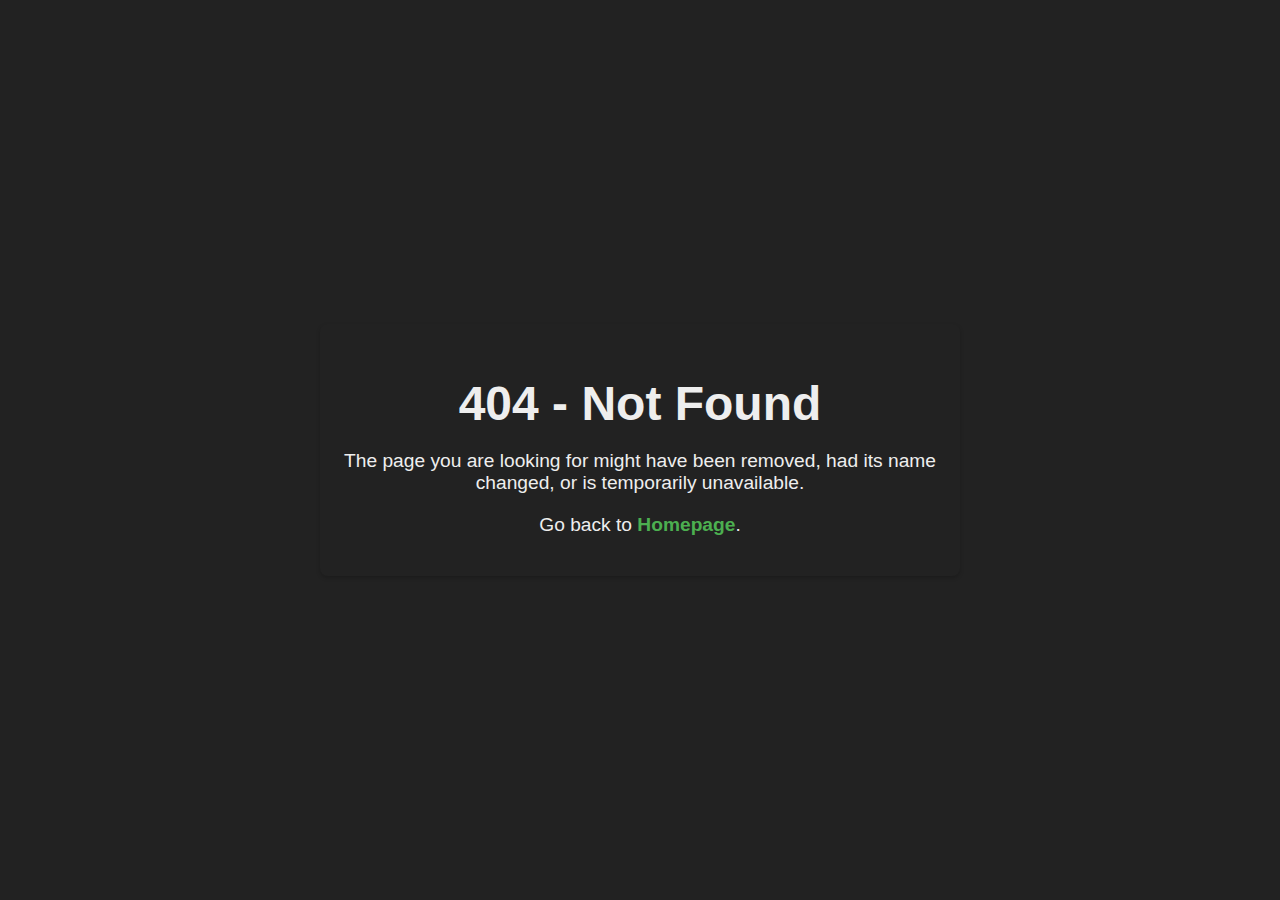
<file: index.html>
<!DOCTYPE html>
<html lang="en">
<head>
    <meta charset="UTF-8">
    <meta name="viewport" content="width=device-width, initial-scale=1.0">
    <title>404 Not Found</title>
    <style>
        body {
            background-color: #222;
            color: #eee;
            font-family: Arial, sans-serif;
            display: flex;
            justify-content: center;
            align-items: center;
            height: 100vh;
            margin: 0;
            text-align: center;
        }

        .container {
            max-width: 600px;
            padding: 20px;
            border-radius: 8px;
            box-shadow: 0 2px 4px rgba(0, 0, 0, 0.2); /* Decreased shadow depth */
        }

        h1 {
            font-size: 3em;
            margin-bottom: 10px;
        }

        p {
            font-size: 1.2em;
            margin-bottom: 20px;
        }

        a {
            color: #4CAF50;
            text-decoration: none;
            font-weight: bold;
        }

        a:hover {
            text-decoration: underline;
        }

        @media (max-width: 768px) {
            h1 {
                font-size: 2.5em;
            }
            p {
                font-size: 1em;
            }
        }
    </style>
</head>
<body>
    <div class="container">
        <h1>404 - Not Found</h1>
        <p>The page you are looking for might have been removed, had its name changed, or is temporarily unavailable.</p>
        <p>Go back to <a href="/">Homepage</a>.</p>
    </div>
</body>
</html>
</file>
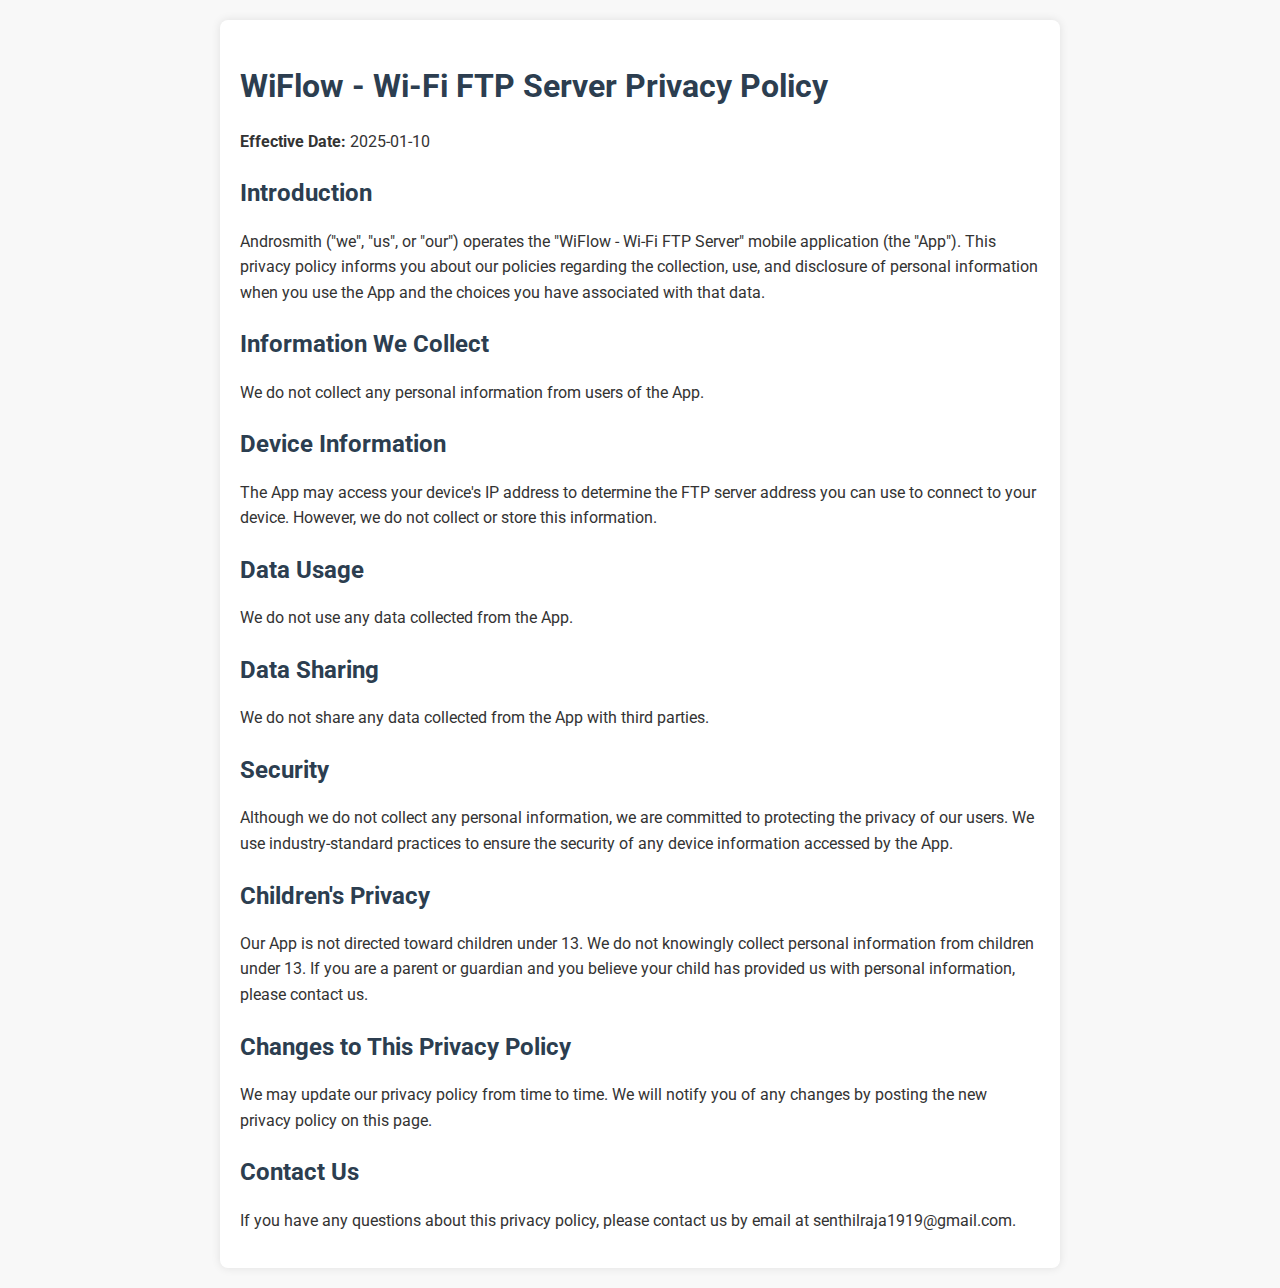
<file: privacy.html>
<!DOCTYPE html>
<html lang="en">
<head>
    <meta charset="UTF-8">
    <meta name="viewport" content="width=device-width, initial-scale=1.0">
    <title>WiFlow - Wi-Fi FTP Server Privacy Policy</title>
    <link rel="preconnect" href="https://fonts.googleapis.com">
    <link rel="preconnect" href="https://fonts.gstatic.com" crossorigin>
    <link href="https://fonts.googleapis.com/css2?family=Roboto:wght@400;700&display=swap" rel="stylesheet">
    <style>
        body {
            font-family: 'Roboto', sans-serif;
            line-height: 1.6;
            margin: 20px;
            color: #333;
            background-color: #f8f8f8;
        }

        h1, h2 {
            font-weight: 700;
            color: #2c3e50; /* Darker heading color */
        }

        h1 {
            font-size: 2em;
            margin-bottom: 10px;
        }

        h2 {
            font-size: 1.5em;
            margin-top: 20px;
            margin-bottom: 10px;
        }

        p {
            margin-bottom: 15px;
        }

        strong {
            font-weight: 700;
        }

        .container {
            max-width: 800px;
            margin: 0 auto;
            padding: 20px;
            background-color: white;
            box-shadow: 0 0 10px rgba(0, 0, 0, 0.1); /* Subtle shadow */
            border-radius: 8px; /* Rounded corners */
        }

        a {
            color: #3498db; /* Blue link color */
            text-decoration: none;
        }

        a:hover {
            text-decoration: underline;
        }

        .disclaimer {
            font-size: 0.8em;
            color: #7f8c8d; /* Lighter text for disclaimer */
            margin-top: 20px;
        }
    </style>
</head>
<body>
    <div class="container">
        <h1>WiFlow - Wi-Fi FTP Server Privacy Policy</h1>

        <p><strong>Effective Date:</strong> 2025-01-10</p>

        <h2>Introduction</h2>
        <p>Androsmith ("we", "us", or "our") operates the "WiFlow - Wi-Fi FTP Server" mobile application (the "App"). This privacy policy informs you about our policies regarding the collection, use, and disclosure of personal information when you use the App and the choices you have associated with that data.</p>

        <h2>Information We Collect</h2>
        <p>We do not collect any personal information from users of the App.</p>

        <h2>Device Information</h2>
        <p>The App may access your device's IP address to determine the FTP server address you can use to connect to your device. However, we do not collect or store this information.</p>

        <h2>Data Usage</h2>
        <p>We do not use any data collected from the App.</p>

        <h2>Data Sharing</h2>
        <p>We do not share any data collected from the App with third parties.</p>

        <h2>Security</h2>
        <p>Although we do not collect any personal information, we are committed to protecting the privacy of our users. We use industry-standard practices to ensure the security of any device information accessed by the App.</p>

        <h2>Children's Privacy</h2>
        <p>Our App is not directed toward children under 13. We do not knowingly collect personal information from children under 13. If you are a parent or guardian and you believe your child has provided us with personal information, please contact us.</p>

        <h2>Changes to This Privacy Policy</h2>
        <p>We may update our privacy policy from time to time. We will notify you of any changes by posting the new privacy policy on this page.</p>

        <h2>Contact Us</h2>
        <p>If you have any questions about this privacy policy, please contact us by email at senthilraja1919@gmail.com.</p>

    </div>
</body>
</html>
</file>
